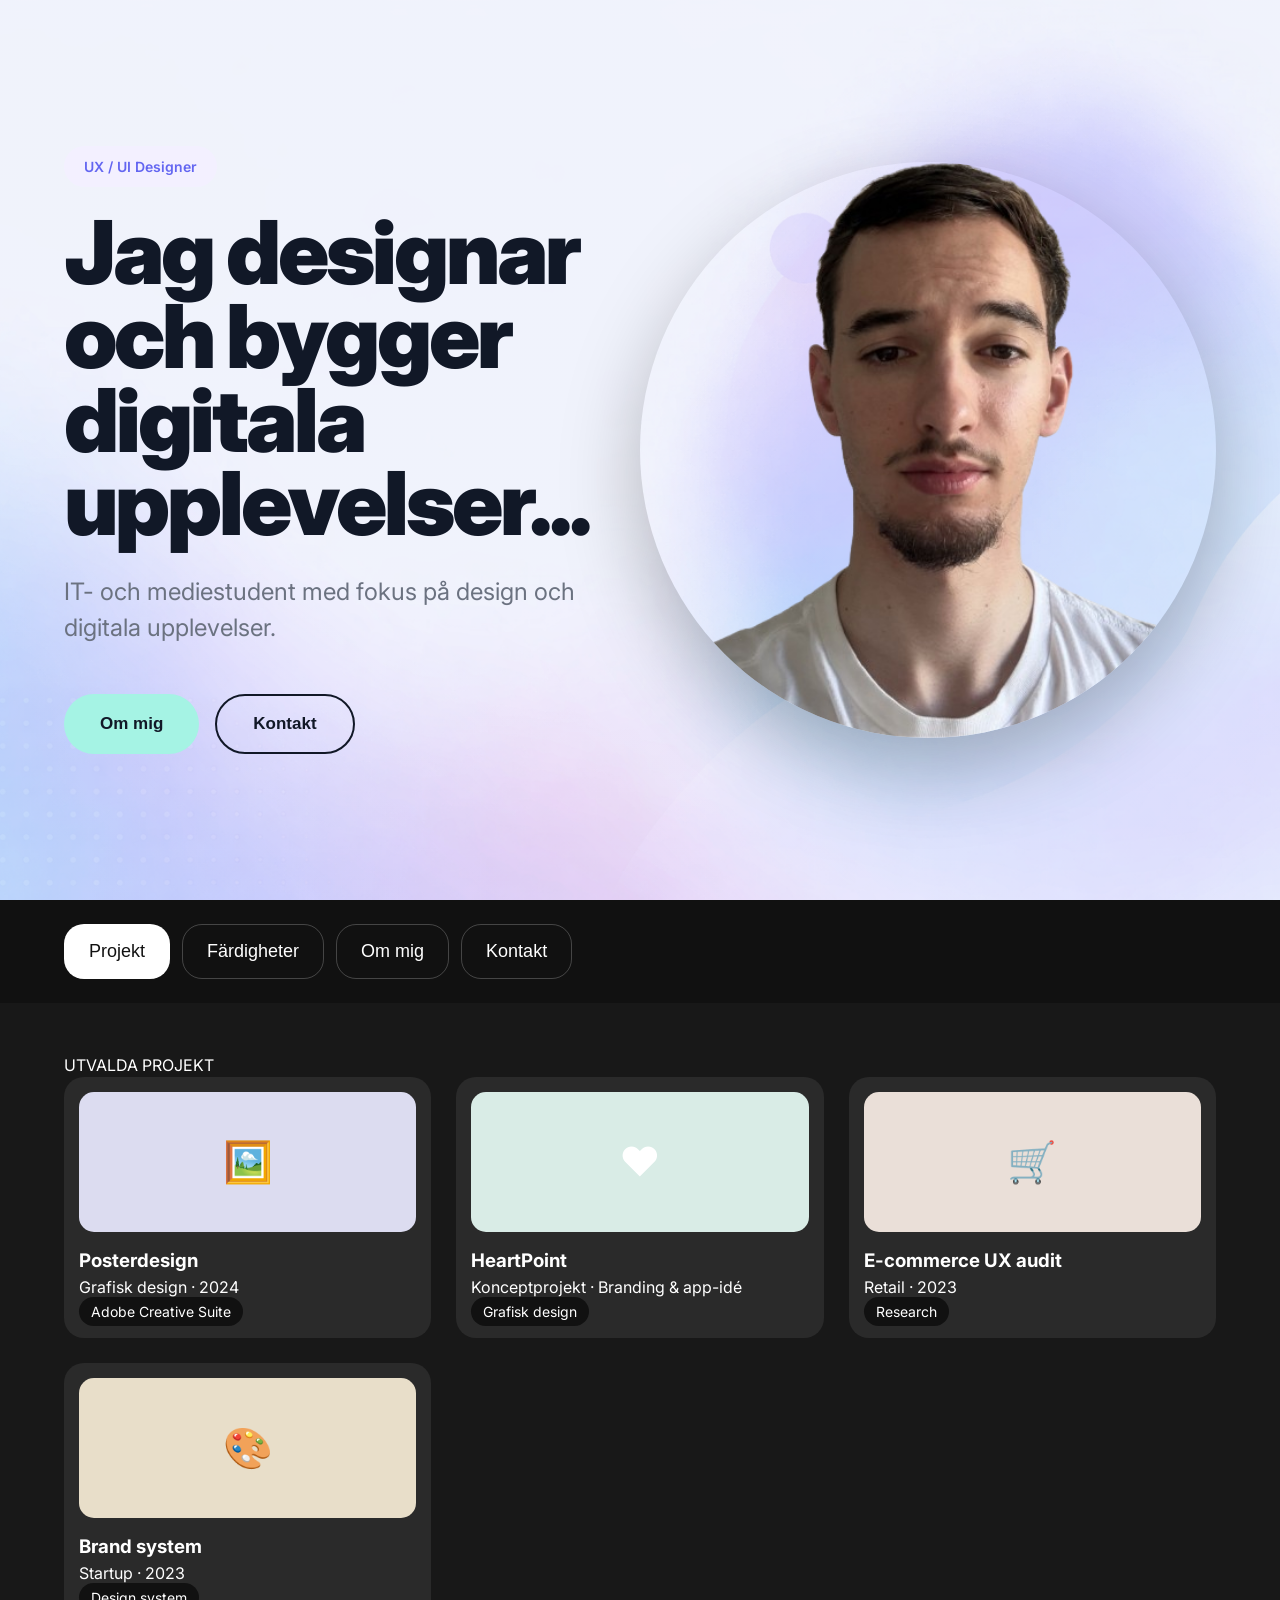
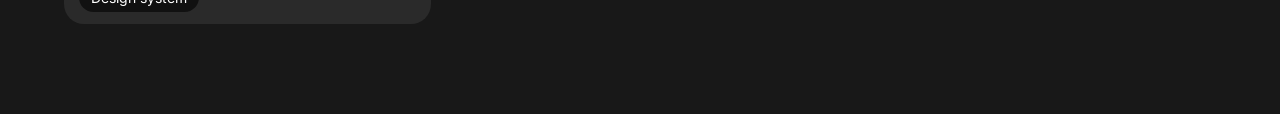
<file: index.html>
<!DOCTYPE html>
<html lang="sv">
<head>
  <meta charset="UTF-8" />
  <meta name="viewport" content="width=device-width, initial-scale=1.0" />
  <title>Flavius Valentin Butilcă - Portfolio</title>

  <link rel="stylesheet" href="style.css" />
  <link href="https://fonts.googleapis.com/css2?family=Inter:wght@300;400;600;700;800;900&display=swap" rel="stylesheet" />
  <link rel="stylesheet" href="https://cdnjs.cloudflare.com/ajax/libs/font-awesome/6.5.0/css/all.min.css" />
</head>
<body>

  <header class="hero-section">
    <div class="container">
      <div class="hero-flex">

        <div class="content-side">
          <span class="badge">UX / UI Designer</span>

          <h1>Jag designar och bygger digitala upplevelser...</h1>

          <p class="subtitle">
            IT- och mediestudent med fokus på design och digitala upplevelser.
          </p>

          <div class="hero-buttons">
            <button class="btn btn-primary" onclick="goToSection('about')">Om mig</button>
            <button class="btn btn-secondary" onclick="goToSection('contact')">Kontakt</button>
          </div>
        </div>

        <div class="hero-image">
          <img src="aaaa.png" alt="Flavius" />
        </div>

      </div>
    </div>
  </header>

  <nav class="section-nav">
    <button class="nav-pill active" onclick="showSection('projects', this)">Projekt</button>
    <button class="nav-pill" onclick="showSection('skills', this)">Färdigheter</button>
    <button class="nav-pill" onclick="showSection('about', this)">Om mig</button>
    <button class="nav-pill" onclick="showSection('contact', this)">Kontakt</button>
  </nav>

  <section class="content-switcher">

    <!-- PROJECTS -->
    <div id="projects" class="tab-section active">
      <p class="projects-label">UTVALDA PROJEKT</p>

      <div class="projects-grid">

        <a href="poster/posters.html" class="project-card">
          <div class="project-image lavender">🖼️</div>
          <div class="project-content">
            <h3>Posterdesign</h3>
            <p>Grafisk design · 2024</p>
            <span class="project-tag">Adobe Creative Suite</span>
          </div>
        </a>

        <a href="HeartPoint/heartpoint.html" class="project-card">
          <div class="project-image mint">❤️</div>
          <div class="project-content">
            <h3>HeartPoint</h3>
            <p>Konceptprojekt · Branding & app-idé</p>
            <span class="project-tag">Grafisk design</span>
          </div>
        </a>

        <div class="project-card">
          <div class="project-image beige">🛒</div>
          <div class="project-content">
            <h3>E-commerce UX audit</h3>
            <p>Retail · 2023</p>
            <span class="project-tag">Research</span>
          </div>
        </div>

        <div class="project-card">
          <div class="project-image sand">🎨</div>
          <div class="project-content">
            <h3>Brand system</h3>
            <p>Startup · 2023</p>
            <span class="project-tag">Design system</span>
          </div>
        </div>

      </div>
    </div>

    <!-- SKILLS -->
    <div id="skills" class="tab-section">
      <h2 class="tab-title">Färdigheter & verktyg</h2>

      <div class="skills-cards">

        <div class="skill-box overlay-card">
          <div class="skill-icon">🎨</div>
          <h3>Adobe Creative Suite</h3>
          <p>Photoshop, Illustrator, Premiere Pro</p>
          <div class="overlay-text">
            Under min tid som jag har studerat på Södertörns och på gymnasiet har jag använt mig av dessa program.
            Jag har grunderna och kan navigera mig lätt i dessa appar, och jag har även gjort vissa projekt som kan ses på min projektsida.
          </div>
        </div>

        <div class="skill-box overlay-card">
          <div class="skill-icon">💻</div>
          <h3>Figma</h3>
          <p>UI/UX-design och prototyping</p>
          <div class="overlay-text">
            Figma har jag använt under min högskoleutbildning. Jag har använt den för att skapa olika layouter för hemsidor i vissa projekt.
            Jag fick även ett arbete hos ett företag där jag använde Figma för att designa deras visitkort.
          </div>
        </div>

        <div class="skill-box overlay-card">
          <div class="skill-icon">🧩</div>
          <h3>Visual Studio</h3>
          <p>Kodutveckling & programmering</p>
          <div class="overlay-text">
            Jag har använt Visual Studio för att utveckla projekt inom webbutveckling och programmering.
            Jag har erfarenhet av HTML, CSS, JavaScript och C#, och använder miljön för att skriva, testa och förbättra min kod.
          </div>
        </div>

        <div class="skill-box overlay-card">
          <div class="skill-icon">🎮</div>
          <h3>Unity</h3>
          <p>Spelutveckling & interaktiva upplevelser</p>
          <div class="overlay-text">
            Unity har jag använt under min gymnasietid där jag fick skapa några enklare spel och lära mig hur programmet fungerar.
            Det gav mig förståelse för spelmotorer, logik och hur man bygger interaktiva upplevelser.
          </div>
        </div>

        <div class="skill-box overlay-card">
          <div class="skill-icon">📦</div>
          <h3>3D-modellering</h3>
          <p>Grundläggande 3D-design</p>
          <div class="overlay-text">
            Under min gymnasietid använde jag mig av Maya och Blender för att skapa olika 3D-modelleringar.
            Genom dessa projekt fick jag en god förståelse för grunderna inom 3D-design och hur man bygger upp modeller från idé till färdig form.
          </div>
        </div>

        <div class="skill-box overlay-card">
          <div class="skill-icon">🗄️</div>
          <h3>Databashantering</h3>
          <p>SQL, phpMyAdmin & MediaLab</p>
          <div class="overlay-text">
            Jag har arbetat med SQL och phpMyAdmin för att hantera databaser, skapa tabeller och arbeta med dataflöden i webbprojekt.
            Genom MediaLab fick jag en praktisk förståelse för hur databaser kopplas till webbsidor och används för att lagra information.
          </div>
        </div>

      </div>
    </div>

    <!-- ABOUT -->
    <div id="about" class="tab-section">
      <h2 class="tab-title">Om mig</h2>
      <div class="about-box">
        <p>
          Jag heter Flavius Valentin Butilcă, född 2003 i Rumänien och bosatt i Sverige sedan 2016.
          Idag studerar jag IT, media och design vid Södertörns högskola med fokus på att skapa digitala upplevelser som kombinerar estetik och funktion.
        </p>
        <p>
          Jag arbetar med verktyg som Adobe Creative Suite, Figma, Visual Studio och Unity, och har även grundläggande kunskaper inom 3D-modellering.
          Mitt mål är att skapa lösningar som inte bara ser bra ut, utan också ger en smidig och genomtänkt användarupplevelse.
        </p>
        <p>
          Jag drivs av nyfikenhet och viljan att ständigt utvecklas. Genom mina studier och projekt bygger jag vidare på mina kunskaper inom UI/UX,
          design och webbutveckling, med ambitionen att arbeta professionellt inom området.
        </p>
      </div>
    </div>

    <!-- CONTACT -->
    <div id="contact" class="tab-section">
      <h2 class="tab-title">Kontakt</h2>

      <div class="contact-box">
        <form 
          class="contact-form" 
          action="https://formspree.io/f/mnjlwegj" 
          method="POST"
          id="contactForm"
          >
          <input type="text" name="name" placeholder="Ditt namn" required />

          <input type="email" name="email" placeholder="Din email" required />

          <textarea 
            name="message" 
            placeholder="Skriv ditt meddelande..." 
            required
          ></textarea>

          <button type="submit" class="btn btn-primary">
            Skicka meddelande
          </button>

          <!-- här visas meddelande -->
          <p id="form-status"></p>
        </form>

        <div class="social-links">
          <a 
            href="https://mail.google.com/mail/?view=cm&fs=1&to=flaviusvali10@gmail.com"
            target="_blank"
            rel="noopener noreferrer"
            class="social-pill"
            > 
            <i class="fa-solid fa-envelope"></i>
            <span>E-post</span>
          </a>

          <a href="https://www.linkedin.com/in/flavius-butilca-669b351a3/" target="_blank" class="social-pill">
            <i class="fa-brands fa-linkedin"></i>
            <span>LinkedIn</span>
          </a>

          <a href="https://www.instagram.com/butilcaflavius/" target="_blank" class="social-pill">
            <i class="fa-brands fa-instagram"></i>
            <span>Instagram</span>
          </a>

          <a href="https://www.facebook.com/butilca.flavius/" target="_blank" class="social-pill">
            <i class="fa-brands fa-facebook"></i>
            <span>Facebook</span>
          </a>
        </div>
      </div>
    </div>

  </section>

  <script src="script.js"></script>
</body>
</html>
</file>
<file: style.css>
:root {
  --primary: #6366f1;
  --accent: #a5f3e4;
  --text-main: #111827;
  --text-muted: #6b7280;
  --light-purple: #f3f0ff;
  --bg-gradient: linear-gradient(135deg, #fdfcfb 0%, #e2d1f9 100%);
}

/* RESET */
* {
  box-sizing: border-box;
  margin: 0;
  padding: 0;
}

html {
  scroll-behavior: smooth;
}

body {
  font-family: 'Inter', sans-serif;
  color: var(--text-main);
  background: #ffffff;
  line-height: 1.5;
}

/* HERO */
.hero-section {
  min-height: 100vh;
  display: flex;
  align-items: center;
  padding: 0 5%;
  position: relative;
  overflow: hidden;

  background:
    linear-gradient(rgba(255,255,255,0.12), rgba(255,255,255,0.12)),
    url("hero.png"),
    var(--bg-gradient);

  background-size: cover;
  background-position: center;
}

.container {
  width: 100%;
  z-index: 2;
}

.hero-flex {
  display: flex;
  align-items: center;
  justify-content: space-between;
  gap: 40px;
}

.content-side {
  flex: 1.2;
  max-width: 820px;
}

.badge {
  background: var(--light-purple);
  color: var(--primary);
  padding: 10px 20px;
  border-radius: 30px;
  font-size: 14px;
  font-weight: 600;
  margin-bottom: 24px;
  display: inline-block;
}

h1 {
  font-size: clamp(3.5rem, 8vw, 5.5rem);
  line-height: 0.95;
  letter-spacing: -3px;
  margin-bottom: 28px;
  font-weight: 900;
}

.subtitle {
  font-size: clamp(1.2rem, 2vw, 1.5rem);
  color: var(--text-muted);
  margin-bottom: 48px;
  max-width: 700px;
}

/* HERO BUTTONS */
.hero-buttons {
  display: flex;
  gap: 16px;
  flex-wrap: wrap;
}

.btn {
  padding: 18px 36px;
  border-radius: 50px;
  font-size: 17px;
  font-weight: 700;
  cursor: pointer;
  transition: 0.3s ease;
}

.btn-primary {
  background: var(--accent);
  color: #111827;
  border: none;
}

.btn-secondary {
  background: transparent;
  color: #111827;
  border: 2px solid #111827;
}

.btn:hover {
  transform: translateY(-2px);
}

/* IMAGE */
.hero-image {
  flex: 1;
  display: flex;
  justify-content: flex-end;
}

.hero-image img {
  width: clamp(450px, 45vw, 700px);
  border-radius: 50%;

  mix-blend-mode: multiply;
  background: transparent;

  box-shadow: 0 30px 80px rgba(0, 0, 0, 0.25);
}

/* NAV */
.section-nav {
  display: flex;
  gap: 12px;
  padding: 24px 5%;
  background: #111;
  flex-wrap: wrap;
}

.nav-pill {
  background: transparent;
  color: white;
  border: 1px solid rgba(255,255,255,0.22);
  border-radius: 20px;
  padding: 16px 24px;
  font-size: 18px;
  cursor: pointer;
}

.nav-pill.active {
  background: white;
  color: #111;
}

/* CONTENT */
.content-switcher {
  background: #181818;
  color: white;
  padding: 50px 5% 90px;
  min-height: 650px;
}

.tab-section {
  display: none;
}

.tab-section.active {
  display: block;
}

.tab-title {
  font-size: 32px;
  margin-bottom: 24px;
}

/* PROJECTS */
.projects-grid {
  display: grid;
  grid-template-columns: repeat(3, 1fr);
  gap: 25px;
}

.project-card {
  background: #2a2a2a;
  border-radius: 20px;
  padding: 15px;
  text-decoration: none;
  color: white;
}

.project-card:hover {
  transform: translateY(-4px);
}

.project-image {
  height: 140px;
  border-radius: 15px;
  display: flex;
  align-items: center;
  justify-content: center;
  font-size: 40px;
  margin-bottom: 15px;
}

.project-tag {
  background: #111;
  padding: 6px 12px;
  border-radius: 20px;
  font-size: 14px;
}

/* COLORS */
.lavender { background: #dcdcf0; }
.mint { background: #d9ece6; }
.beige { background: #eadfd8; }
.sand { background: #e8dec9; }

/* SKILLS */
.skills-cards {
  display: grid;
  grid-template-columns: repeat(3, 1fr);
  gap: 28px;
}

.skill-box {
  position: relative;
  background: #f7f7f7;
  border-radius: 28px;
  padding: 34px;
  color: #111;
  min-height: 220px;
  overflow: hidden;
}

.skill-icon {
  font-size: 30px;
  margin-bottom: 20px;
}

.overlay-text {
  position: absolute;
  inset: 0;
  background: rgba(20,20,20,0.97);
  color: white;
  padding: 30px;
  opacity: 0;
  visibility: hidden;
}

.overlay-card:hover .overlay-text {
  opacity: 1;
  visibility: visible;
}

.overlay-card:hover h3,
.overlay-card:hover p,
.overlay-card:hover .skill-icon {
  opacity: 0;
}

/* ABOUT */
.about-box {
  max-width: 850px;
  background: #222;
  padding: 28px;
  border-radius: 22px;
}

/* CONTACT FIX */
#contact.tab-section {
  flex-direction: column;
}

#contact.tab-section.active {
  display: flex;
}

/* ========== KONTAKT NY DESIGN ========== */

#contact {
  padding: 80px 0;
  background: #151515;
}

.tab-title {
  color: #ffffff;
  font-size: 2rem;
  margin-bottom: 28px;
}

.contact-box {
  max-width: 900px;
  padding: 32px;
  border-radius: 24px;
  background: rgba(255, 255, 255, 0.08);
  border: 1px solid rgba(255, 255, 255, 0.14);
  box-shadow: 0 25px 60px rgba(0, 0, 0, 0.45);
  backdrop-filter: blur(14px);
}

.contact-form {
  display: flex;
  flex-direction: column;
  gap: 14px;
}

.contact-form input,
.contact-form textarea {
  width: 100%;
  padding: 15px 18px;
  border: 1px solid rgba(255, 255, 255, 0.14);
  border-radius: 14px;
  background: rgba(255, 255, 255, 0.10);
  color: #ffffff;
  font-size: 0.95rem;
  outline: none;
}

.contact-form textarea {
  min-height: 130px;
  resize: vertical;
}

.contact-form input::placeholder,
.contact-form textarea::placeholder {
  color: rgba(255, 255, 255, 0.55);
}

.contact-form input:focus,
.contact-form textarea:focus {
  border-color: #8b5cf6;
  box-shadow: 0 0 0 4px rgba(139, 92, 246, 0.22);
}

#form-status {
  margin-top: 12px;
  font-size: 0.9rem;
}

.contact-form button {
  margin-top: 6px;
  padding: 15px 20px;
  border: none;
  border-radius: 999px;
  background: linear-gradient(135deg, #8b5cf6, #3b82f6);
  color: #ffffff;
  font-weight: 700;
  cursor: pointer;
  transition: transform 0.2s ease, box-shadow 0.2s ease;
}

.contact-form button:hover {
  transform: translateY(-2px);
  box-shadow: 0 15px 35px rgba(59, 130, 246, 0.35);
}

.social-links {
  display: flex;
  flex-wrap: wrap;
  gap: 12px;
  margin-top: 26px;
}

.social-pill {
  display: inline-flex;
  align-items: center;
  gap: 9px;
  padding: 11px 18px;
  border-radius: 999px;
  text-decoration: none;
  color: #ffffff;
  background: rgba(255, 255, 255, 0.10);
  border: 1px solid rgba(255, 255, 255, 0.16);
  transition: transform 0.2s ease, background 0.2s ease, border-color 0.2s ease;
}

.social-pill i {
  color: #93c5fd;
}

.social-pill:hover {
  transform: translateY(-2px);
  background: rgba(255, 255, 255, 0.18);
  border-color: rgba(255, 255, 255, 0.35);
}

/* SOCIAL */
.social-links {
  display: flex;
  gap: 16px;
  flex-wrap: wrap;
}

.social-pill {
  display: flex;
  align-items: center;
  gap: 10px;
  padding: 14px 22px;
  border-radius: 999px;
  background: rgba(255,255,255,0.9);
  color: #333;
  text-decoration: none;
  font-weight: 600;
}

.social-pill i {
  font-size: 18px;
}

.social-pill:nth-child(1) i { color: #3b82f6; }
.social-pill:nth-child(2) i { color: #0a66c2; }
.social-pill:nth-child(3) i { color: #e1306c; }
.social-pill:nth-child(4) i { color: #1877f2; }

/* RESPONSIVE */
@media (max-width: 1000px) {
  .hero-flex {
    flex-direction: column;
    text-align: center;
  }

  .projects-grid,
  .skills-cards {
    grid-template-columns: 1fr;
  }
}
</file>
